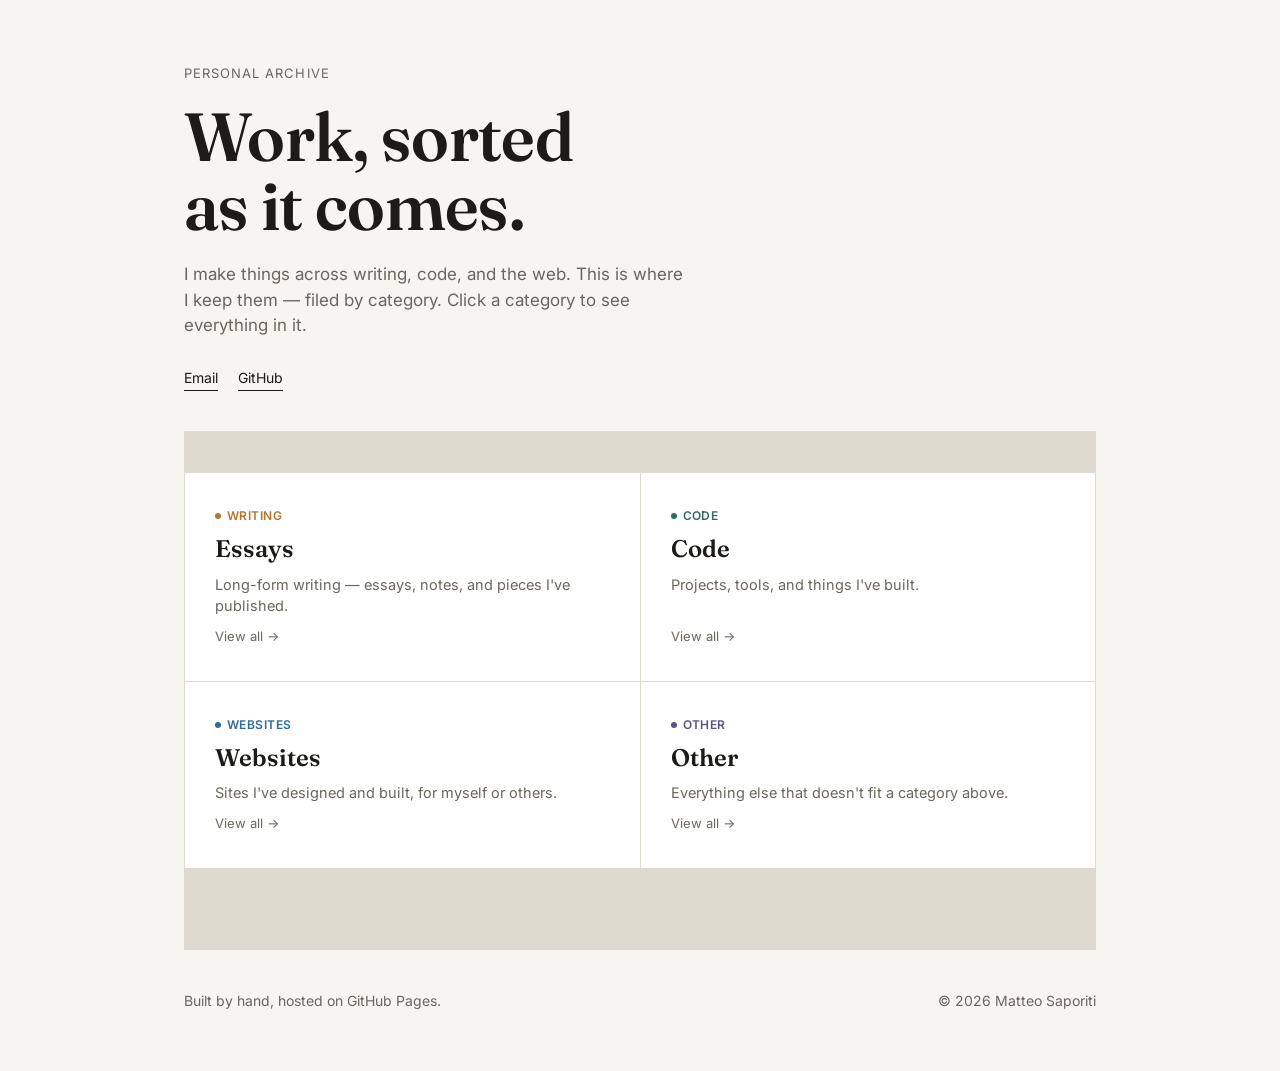
<file: index.html>
<!DOCTYPE html> 
<html lang="en">
<head>
<meta charset="UTF-8">
<meta name="viewport" content="width=device-width, initial-scale=1.0">
<title>Matteo Saporiti — Work</title>
<meta name="description" content="Personal archive of essays, code, websites, and other work.">
<link rel="preconnect" href="https://fonts.googleapis.com">
<link rel="preconnect" href="https://fonts.gstatic.com" crossorigin>
<link href="https://fonts.googleapis.com/css2?family=Fraunces:ital,opsz,wght@0,9..144,400;0,9..144,600;1,9..144,500&family=Inter:wght@400;500;600&display=swap" rel="stylesheet">
<link rel="stylesheet" href="styles.css">
</head>
<body>

<div class="wrap">
  <header>
    <div class="eyebrow">Personal archive</div>
    <h1>Work, sorted<br>as it comes.</h1>
    <p class="intro">
      I make things across writing, code, and the web. This is where I keep them —
      filed by category. Click a category to see everything in it.
    </p>
    <div class="header-links">
      <a href="mailto:mattesapo20@gmail.com">Email</a>
      <a href="https://github.com/mattesapo20-hub">GitHub</a>
    </div>
  </header>

  <section class="grid">

    <a class="card" data-medium="writing" href="essays.html">
      <div class="card-tag"><span class="dot"></span>Writing</div>
      <h3>Essays</h3>
      <p>Long-form writing — essays, notes, and pieces I've published.</p>
      <div class="arrow">View all →</div>
    </a>

    <a class="card" data-medium="code" href="code.html">
      <div class="card-tag"><span class="dot"></span>Code</div>
      <h3>Code</h3>
      <p>Projects, tools, and things I've built.</p>
      <div class="arrow">View all →</div>
    </a>

    <a class="card" data-medium="websites" href="websites.html">
      <div class="card-tag"><span class="dot"></span>Websites</div>
      <h3>Websites</h3>
      <p>Sites I've designed and built, for myself or others.</p>
      <div class="arrow">View all →</div>
    </a>

    <a class="card" data-medium="other" href="other.html">
      <div class="card-tag"><span class="dot"></span>Other</div>
      <h3>Other</h3>
      <p>Everything else that doesn't fit a category above.</p>
      <div class="arrow">View all →</div>
    </a>

  </section>

  <footer>
    <span>Built by hand, hosted on GitHub Pages.</span>
    <span>© 2026 Matteo Saporiti</span>
  </footer>
</div>

</body>
</html>
</file>
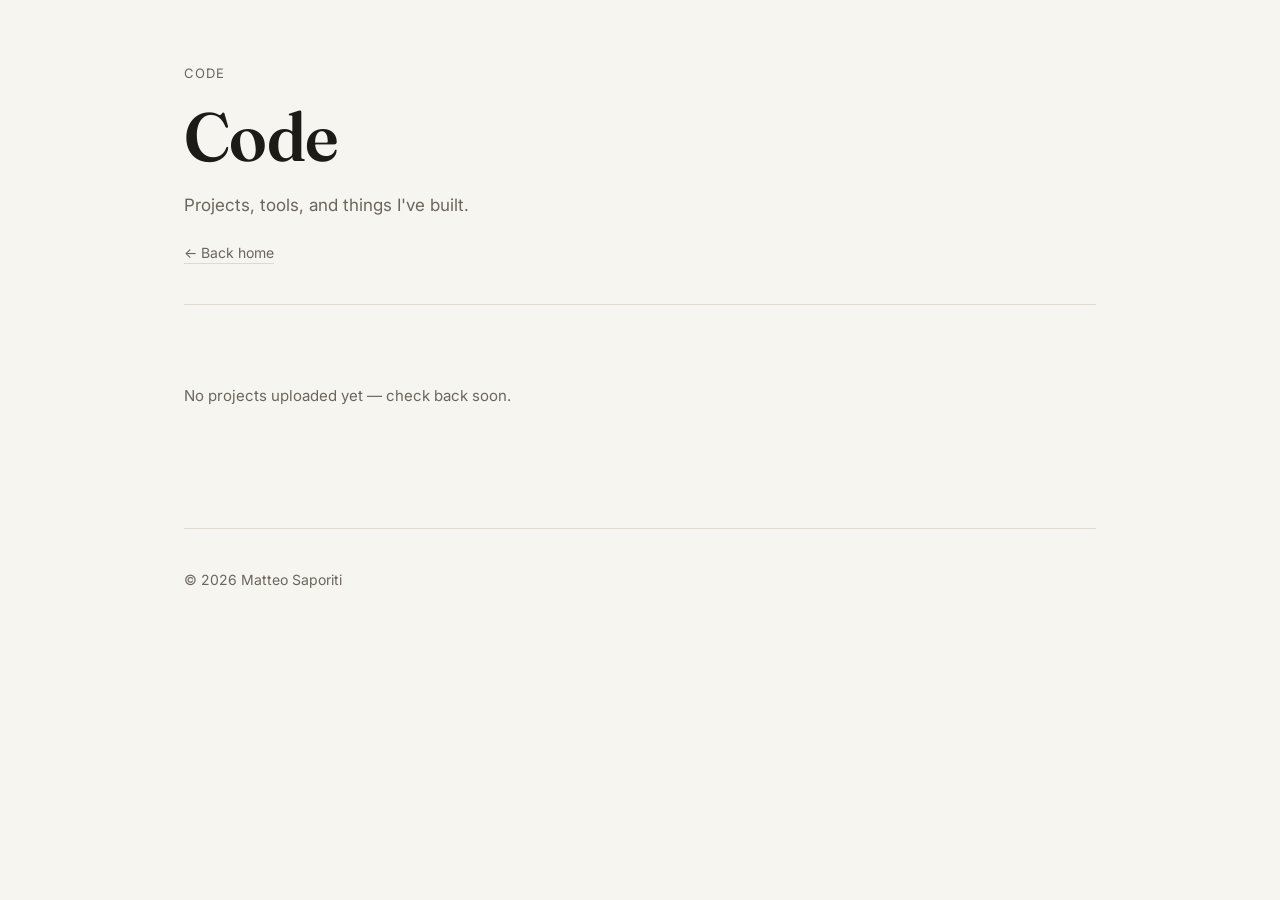
<file: code.html>
<!DOCTYPE html>
<html lang="en">
<head>
<meta charset="UTF-8">
<meta name="viewport" content="width=device-width, initial-scale=1.0">
<title>Code — Matteo Saporiti</title>
<link rel="preconnect" href="https://fonts.googleapis.com">
<link rel="preconnect" href="https://fonts.gstatic.com" crossorigin>
<link href="https://fonts.googleapis.com/css2?family=Fraunces:ital,opsz,wght@0,9..144,400;0,9..144,600;1,9..144,500&family=Inter:wght@400;500;600&display=swap" rel="stylesheet">
<link rel="stylesheet" href="styles.css">
</head>
<body>

<div class="wrap">
  <header>
    <div class="eyebrow">Code</div>
    <h1>Code</h1>
    <p class="intro">Projects, tools, and things I've built.</p>
    <a class="back-link" href="index.html">← Back home</a>
  </header>

  <section class="list">

    <!--
      TEMPLATE — copy this block for each new project, then edit the title,
      description, link (href), and year. Paste it above the closing </section> tag.

      <a class="list-item" href="LINK_TO_PROJECT">
        <h3>Project name</h3>
        <p>What it does and what you built it with.</p>
        <div class="year">2026</div>
      </a>
    -->

    <p class="empty-state">No projects uploaded yet — check back soon.</p>

  </section>

  <footer>
    <span>© 2026 Matteo Saporiti</span>
  </footer>
</div>

</body>
</html>
</file>
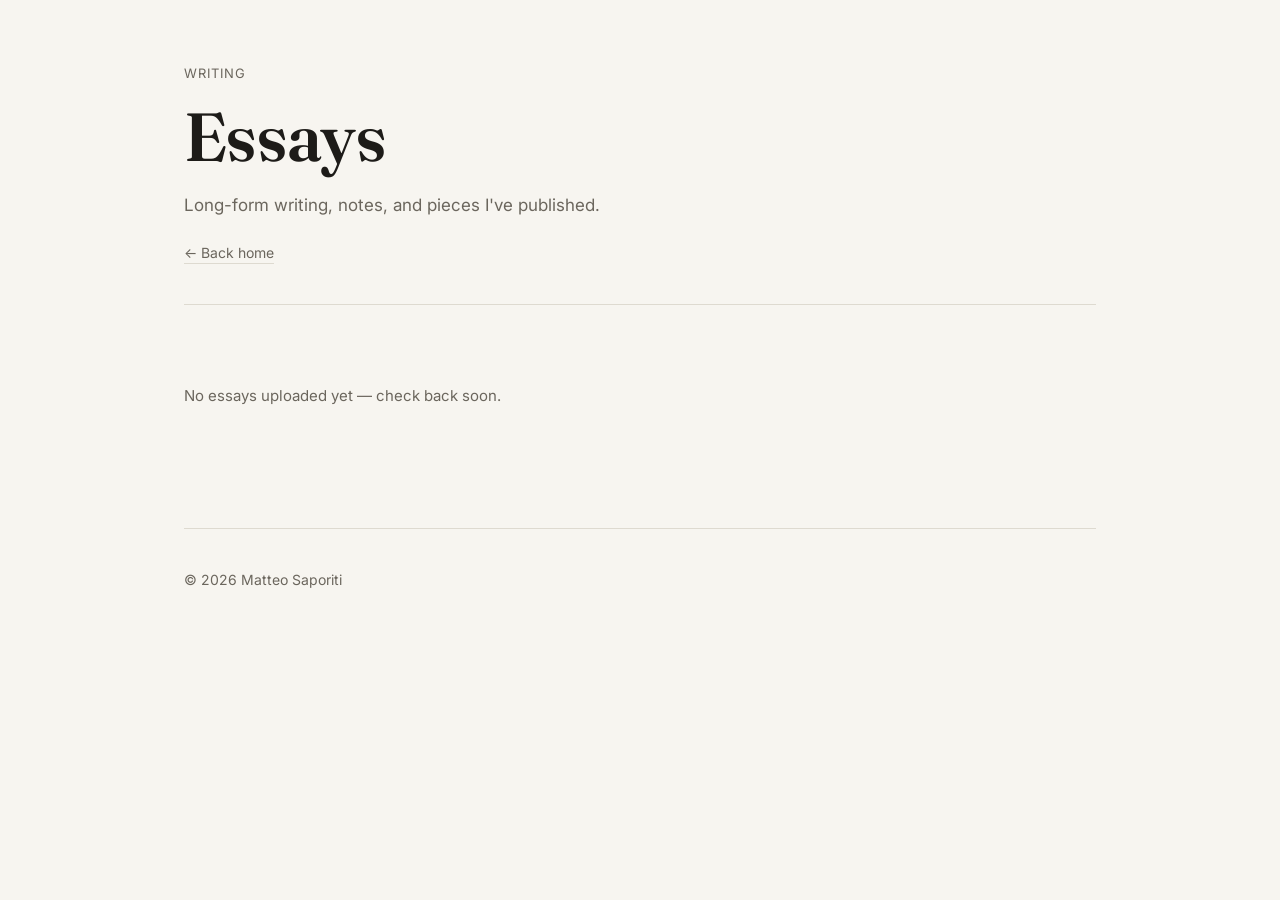
<file: essays.html>
<!DOCTYPE html>
<html lang="en">
<head>
<meta charset="UTF-8">
<meta name="viewport" content="width=device-width, initial-scale=1.0">
<title>Essays — Matteo Saporiti</title>
<link rel="preconnect" href="https://fonts.googleapis.com">
<link rel="preconnect" href="https://fonts.gstatic.com" crossorigin>
<link href="https://fonts.googleapis.com/css2?family=Fraunces:ital,opsz,wght@0,9..144,400;0,9..144,600;1,9..144,500&family=Inter:wght@400;500;600&display=swap" rel="stylesheet">
<link rel="stylesheet" href="styles.css">
</head>
<body>

<div class="wrap">
  <header>
    <div class="eyebrow">Writing</div>
    <h1>Essays</h1>
    <p class="intro">Long-form writing, notes, and pieces I've published.</p>
    <a class="back-link" href="index.html">← Back home</a>
  </header>

  <section class="list">

    <!--
      TEMPLATE — copy this block for each new essay, then edit the title,
      description, link (href), and year. Paste it above the closing </section> tag.

      <a class="list-item" href="LINK_TO_ESSAY">
        <h3>Essay title</h3>
        <p>One or two lines describing what it's about.</p>
        <div class="year">2026</div>
      </a>
    -->

    <p class="empty-state">No essays uploaded yet — check back soon.</p>

  </section>

  <footer>
    <span>© 2026 Matteo Saporiti</span>
  </footer>
</div>

</body>
</html>
</file>
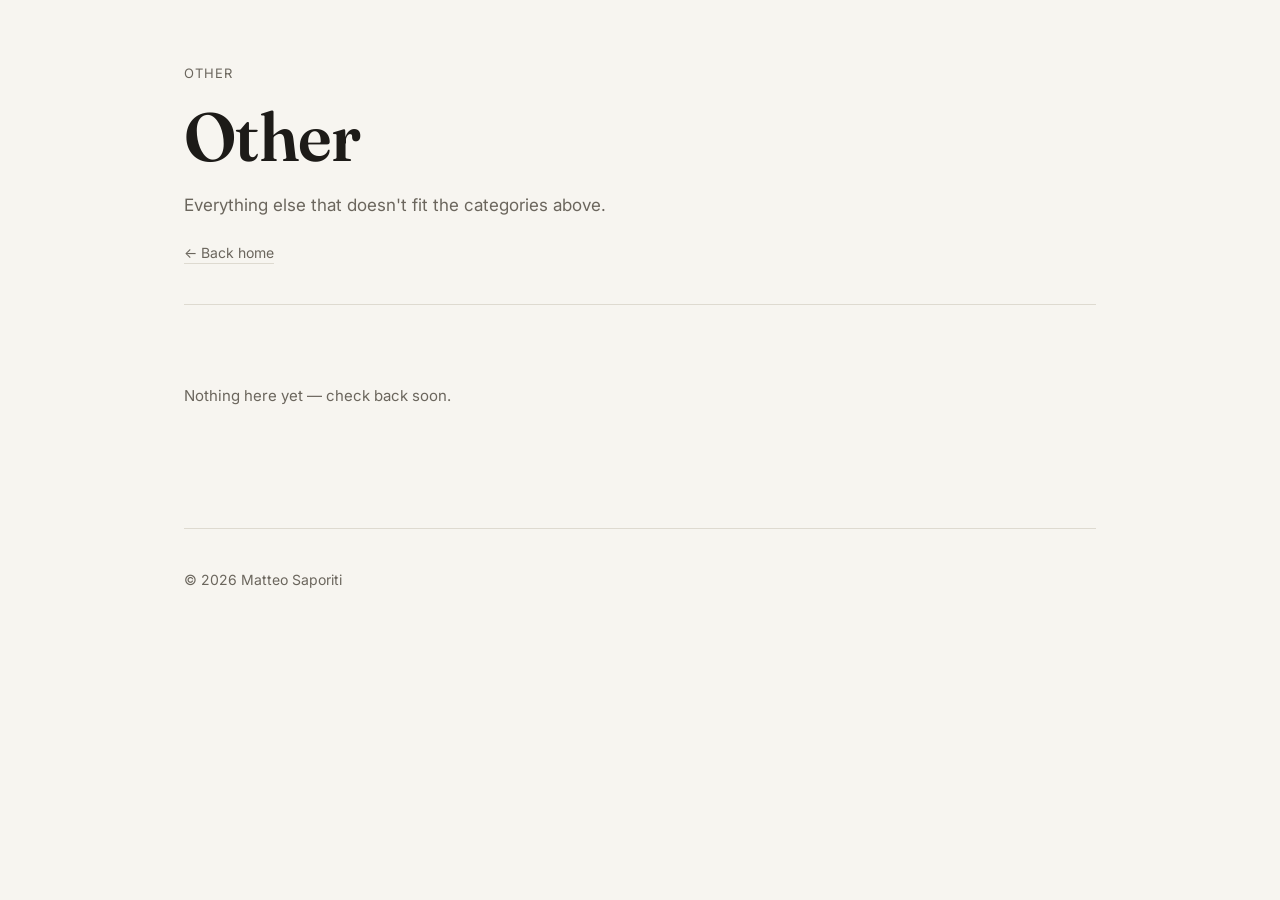
<file: other.html>
<!DOCTYPE html>
<html lang="en">
<head>
<meta charset="UTF-8">
<meta name="viewport" content="width=device-width, initial-scale=1.0">
<title>Other — Matteo Saporiti</title>
<link rel="preconnect" href="https://fonts.googleapis.com">
<link rel="preconnect" href="https://fonts.gstatic.com" crossorigin>
<link href="https://fonts.googleapis.com/css2?family=Fraunces:ital,opsz,wght@0,9..144,400;0,9..144,600;1,9..144,500&family=Inter:wght@400;500;600&display=swap" rel="stylesheet">
<link rel="stylesheet" href="styles.css">
</head>
<body>

<div class="wrap">
  <header>
    <div class="eyebrow">Other</div>
    <h1>Other</h1>
    <p class="intro">Everything else that doesn't fit the categories above.</p>
    <a class="back-link" href="index.html">← Back home</a>
  </header>

  <section class="list">

    <!--
      TEMPLATE — copy this block for each new item, then edit the title,
      description, link (href), and year. Paste it above the closing </section> tag.

      <a class="list-item" href="LINK">
        <h3>Item name</h3>
        <p>Short description.</p>
        <div class="year">2026</div>
      </a>
    -->

    <p class="empty-state">Nothing here yet — check back soon.</p>

  </section>

  <footer>
    <span>© 2026 Matteo Saporiti</span>
  </footer>
</div>

</body>
</html>
</file>
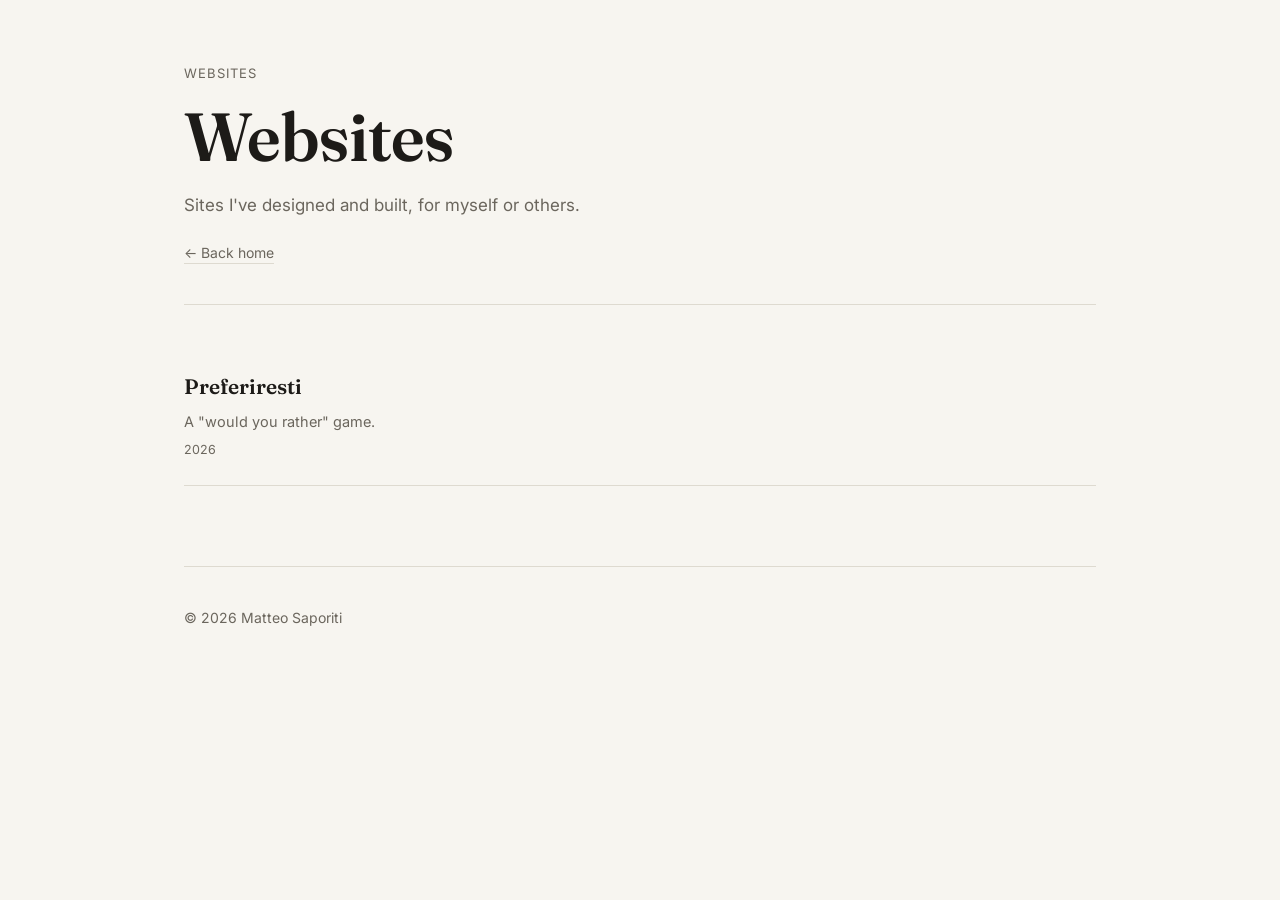
<file: websites.html>
<!DOCTYPE html>
<html lang="en">
<head>
<meta charset="UTF-8">
<meta name="viewport" content="width=device-width, initial-scale=1.0">
<title>Websites — Matteo Saporiti</title>
<link rel="preconnect" href="https://fonts.googleapis.com">
<link rel="preconnect" href="https://fonts.gstatic.com" crossorigin>
<link href="https://fonts.googleapis.com/css2?family=Fraunces:ital,opsz,wght@0,9..144,400;0,9..144,600;1,9..144,500&family=Inter:wght@400;500;600&display=swap" rel="stylesheet">
<link rel="stylesheet" href="styles.css">
</head>
<body>

<div class="wrap">
  <header>
    <div class="eyebrow">Websites</div>
    <h1>Websites</h1>
    <p class="intro">Sites I've designed and built, for myself or others.</p>
    <a class="back-link" href="index.html">← Back home</a>
  </header>

  <section class="list">

    <!--
      TEMPLATE — copy this block for each new site, then edit the title,
      description, link (href), and year. Paste it above the closing </section> tag.

      <a class="list-item" href="LINK_TO_SITE">
        <h3>Site name</h3>
        <p>What it is and who it's for.</p>
        <div class="year">2026</div>
      </a>
    -->
<a class="list-item" href="https://preferiresti.replit.app/">
  <h3>Preferiresti</h3>
  <p>A "would you rather" game.</p>
  <div class="year">2026</div>
</a>

  </section>

  <footer>
    <span>© 2026 Matteo Saporiti</span>
  </footer>
</div>

</body>
</html>
</file>
<file: styles.css>
:root {
  --paper: #F7F5F0;
  --paper-raised: #FFFFFF;
  --ink: #1D1B18;
  --ink-soft: #6B665D;
  --line: #DEDAD0;
  --writing: #B8752F;
  --code: #2F6B62;
  --websites: #2F6B9E;
  --other: #5B5486;
}

* { box-sizing: border-box; margin: 0; padding: 0; }

html { scroll-behavior: smooth; }

body {
  background: var(--paper);
  color: var(--ink);
  font-family: 'Inter', sans-serif;
  line-height: 1.5;
  -webkit-font-smoothing: antialiased;
}

a { color: inherit; }

.wrap {
  max-width: 960px;
  margin: 0 auto;
  padding: 0 24px;
}

/* ---------- Header ---------- */
header {
  padding: 64px 0 40px;
  border-bottom: 1px solid var(--line);
}

.eyebrow {
  font-size: 13px;
  letter-spacing: 0.08em;
  text-transform: uppercase;
  color: var(--ink-soft);
  margin-bottom: 18px;
}

h1 {
  font-family: 'Fraunces', serif;
  font-weight: 600;
  font-size: clamp(40px, 7vw, 68px);
  line-height: 1.02;
  letter-spacing: -0.01em;
  max-width: 14ch;
}

.intro {
  margin-top: 22px;
  max-width: 46ch;
  font-size: 17px;
  color: var(--ink-soft);
}

.header-links {
  margin-top: 28px;
  display: flex;
  gap: 20px;
  flex-wrap: wrap;
  font-size: 14px;
}

.header-links a {
  text-decoration: none;
  border-bottom: 1px solid var(--ink);
  padding-bottom: 2px;
}

.header-links a:hover { opacity: 0.6; }

.back-link {
  display: inline-block;
  margin-top: 24px;
  font-size: 14px;
  text-decoration: none;
  color: var(--ink-soft);
  border-bottom: 1px solid var(--line);
}

.back-link:hover { color: var(--ink); border-color: var(--ink); }

/* ---------- Category grid (home page) ---------- */
.grid {
  padding: 40px 0 80px;
  display: grid;
  grid-template-columns: repeat(2, 1fr);
  gap: 1px;
  background: var(--line);
  border: 1px solid var(--line);
}

@media (max-width: 640px) {
  .grid { grid-template-columns: 1fr; }
}

.card {
  background: var(--paper-raised);
  padding: 34px 30px;
  display: flex;
  flex-direction: column;
  gap: 10px;
  text-decoration: none;
  color: var(--ink);
  transition: background 0.15s ease;
  min-height: 150px;
}

.card:hover { background: #FBFAF7; }

.card-tag {
  font-size: 12px;
  font-weight: 600;
  letter-spacing: 0.04em;
  text-transform: uppercase;
  display: flex;
  align-items: center;
  gap: 6px;
}

.card-tag .dot {
  width: 6px;
  height: 6px;
  border-radius: 50%;
}

.card[data-medium="writing"] .card-tag { color: var(--writing); }
.card[data-medium="writing"] .dot { background: var(--writing); }
.card[data-medium="code"] .card-tag { color: var(--code); }
.card[data-medium="code"] .dot { background: var(--code); }
.card[data-medium="websites"] .card-tag { color: var(--websites); }
.card[data-medium="websites"] .dot { background: var(--websites); }
.card[data-medium="other"] .card-tag { color: var(--other); }
.card[data-medium="other"] .dot { background: var(--other); }

.card h3 {
  font-family: 'Fraunces', serif;
  font-weight: 600;
  font-size: 24px;
  line-height: 1.2;
}

.card p {
  font-size: 14.5px;
  color: var(--ink-soft);
}

.card .arrow {
  margin-top: auto;
  font-size: 13px;
  color: var(--ink-soft);
}

/* ---------- List page (essays / code / websites / other) ---------- */
.list {
  padding: 40px 0 80px;
  display: flex;
  flex-direction: column;
}

.list-item {
  padding: 26px 0;
  border-bottom: 1px solid var(--line);
  display: flex;
  flex-direction: column;
  gap: 8px;
  text-decoration: none;
  color: var(--ink);
}

.list-item:hover h3 { text-decoration: underline; }

.list-item h3 {
  font-family: 'Fraunces', serif;
  font-weight: 600;
  font-size: 21px;
}

.list-item p {
  font-size: 14.5px;
  color: var(--ink-soft);
  max-width: 60ch;
}

.list-item .year {
  font-size: 12.5px;
  color: var(--ink-soft);
}

.empty-state {
  padding: 40px 0;
  color: var(--ink-soft);
  font-size: 15px;
}

/* ---------- Footer ---------- */
footer {
  padding: 40px 0 60px;
  border-top: 1px solid var(--line);
  font-size: 14px;
  color: var(--ink-soft);
  display: flex;
  justify-content: space-between;
  flex-wrap: wrap;
  gap: 12px;
}

footer a { text-decoration: underline; }
</file>
